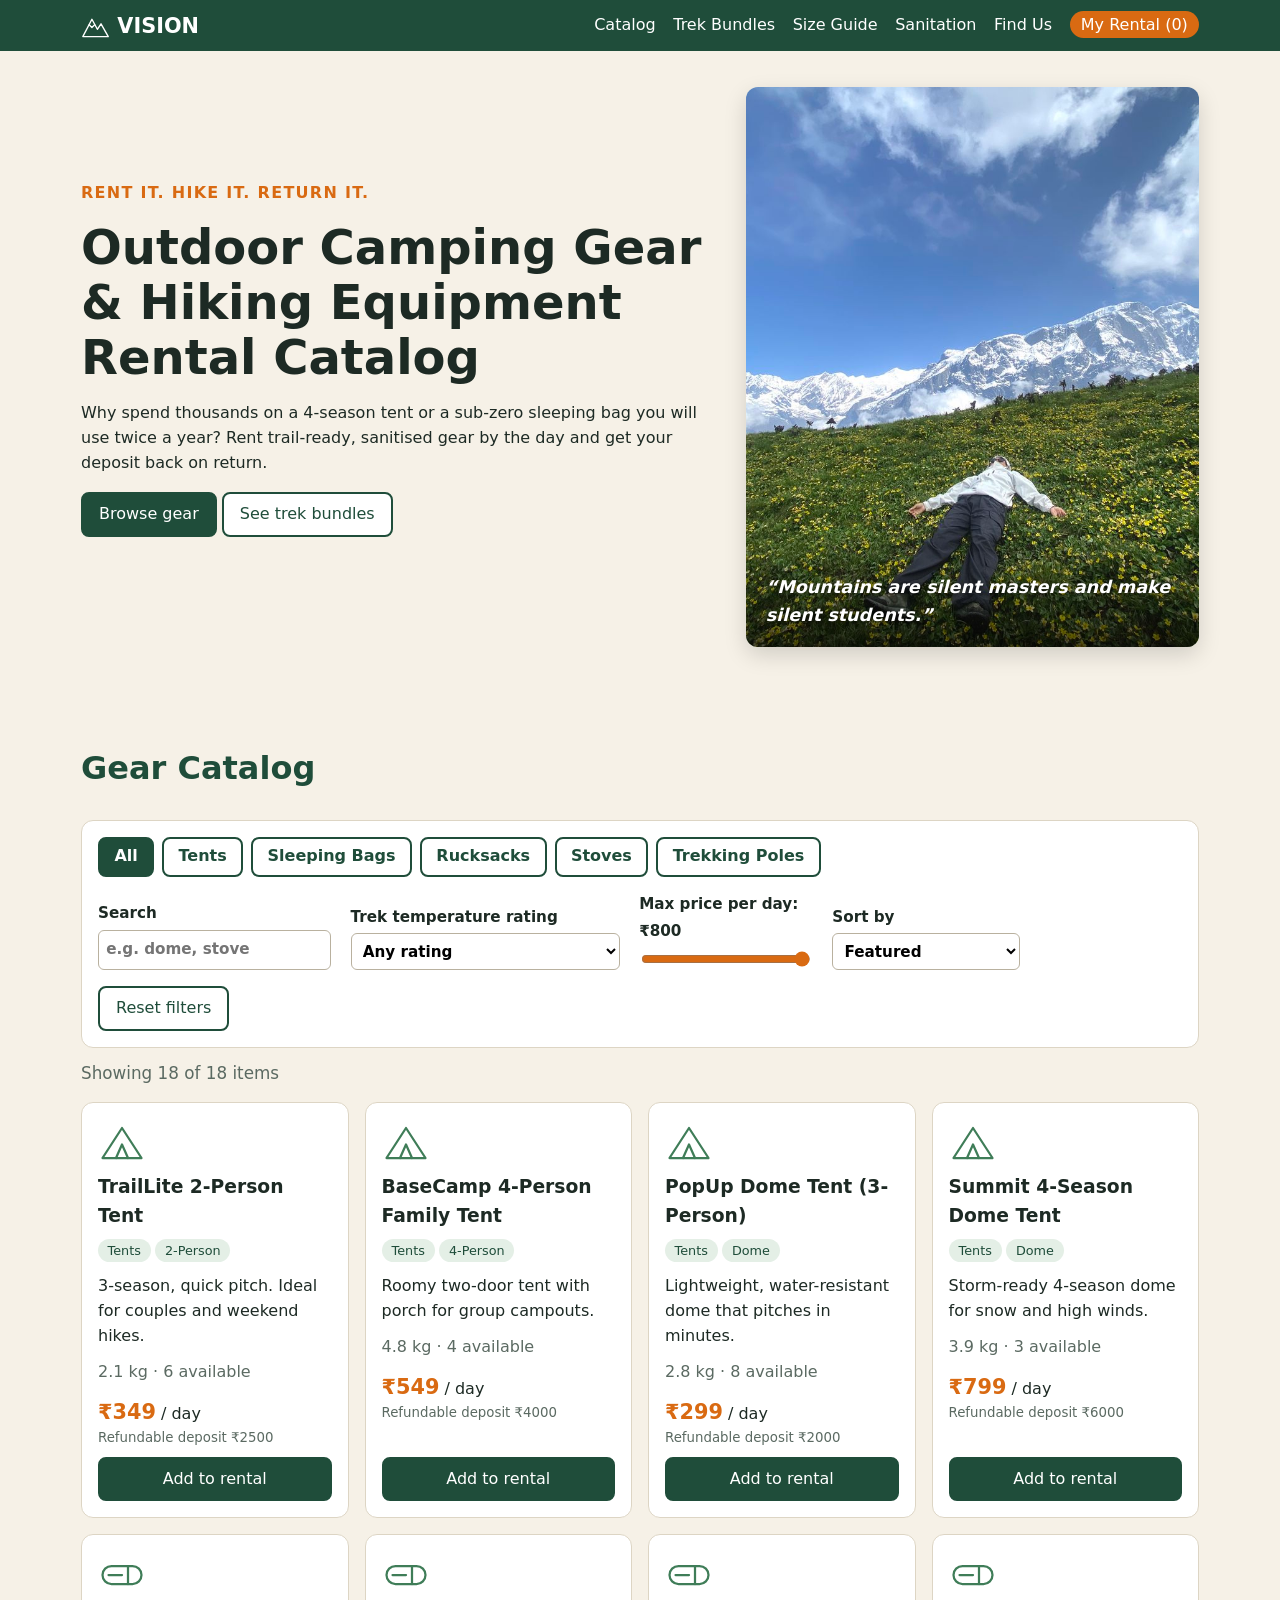
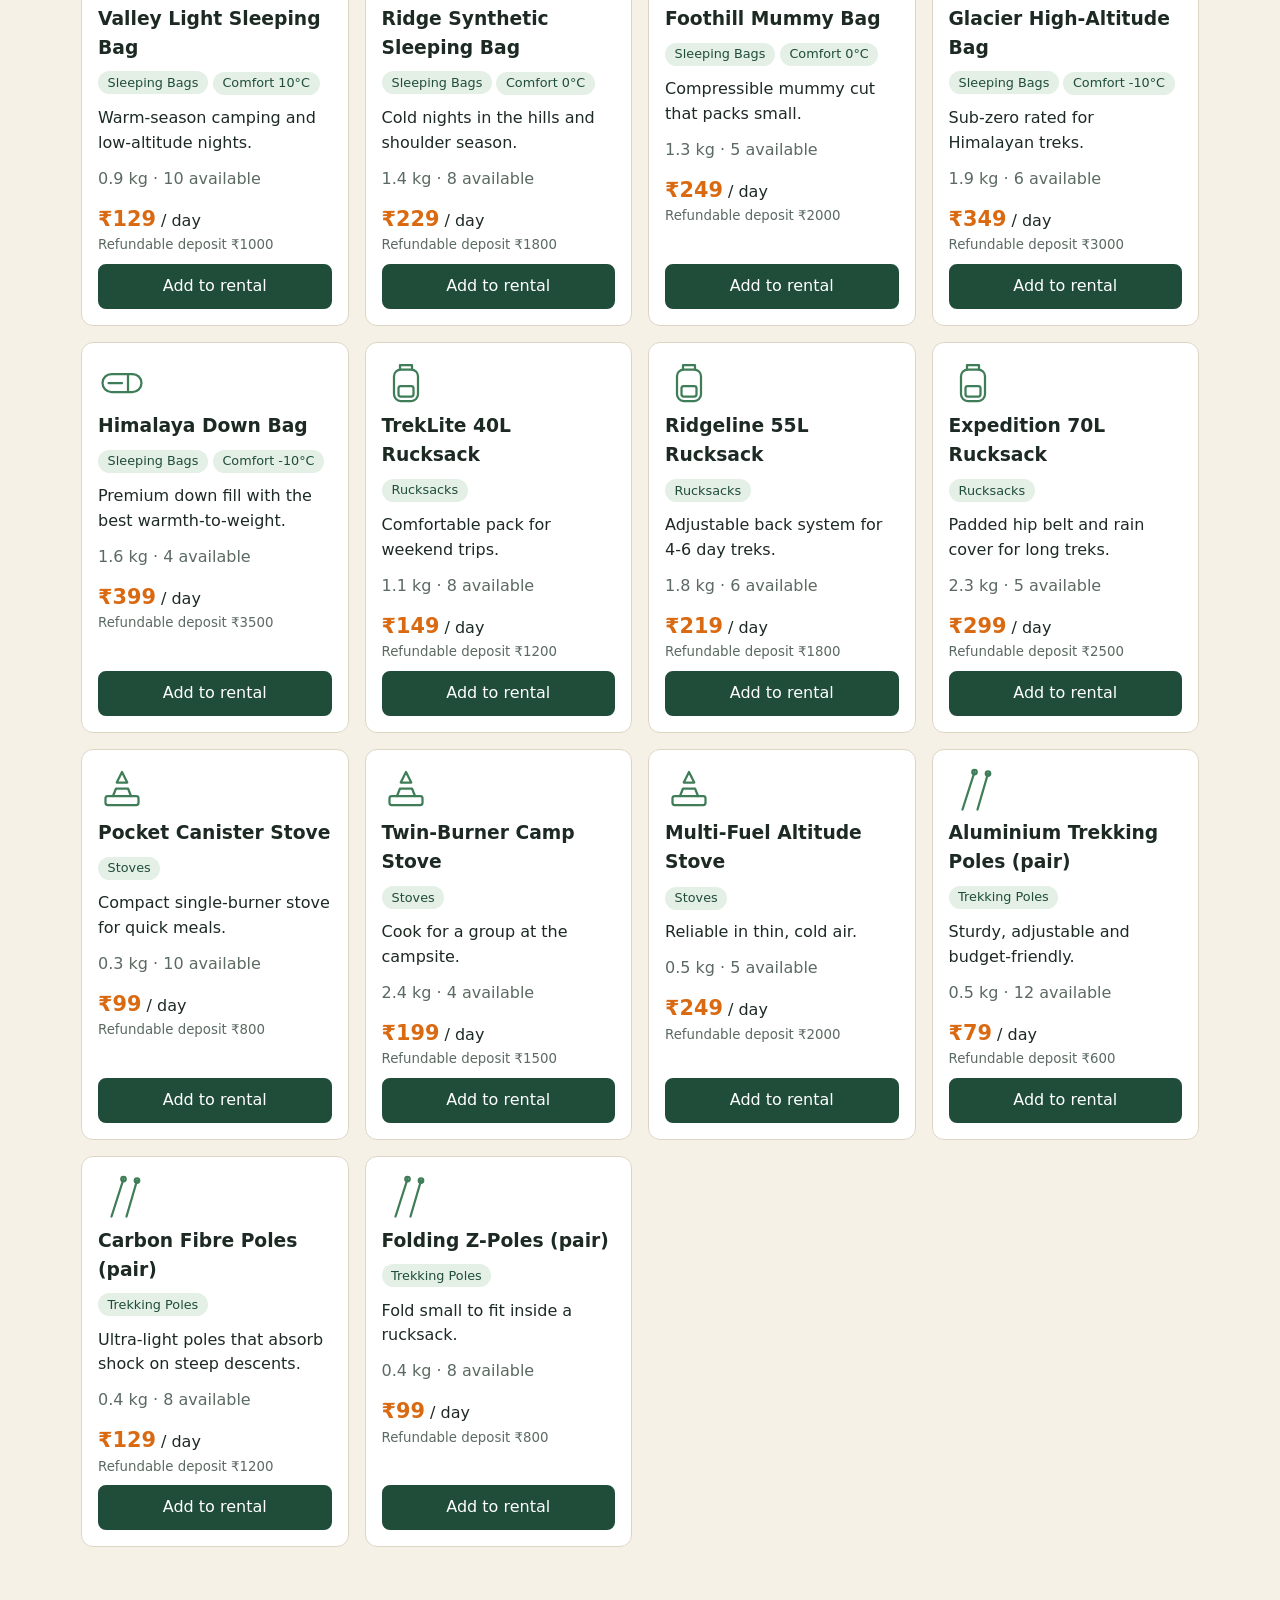
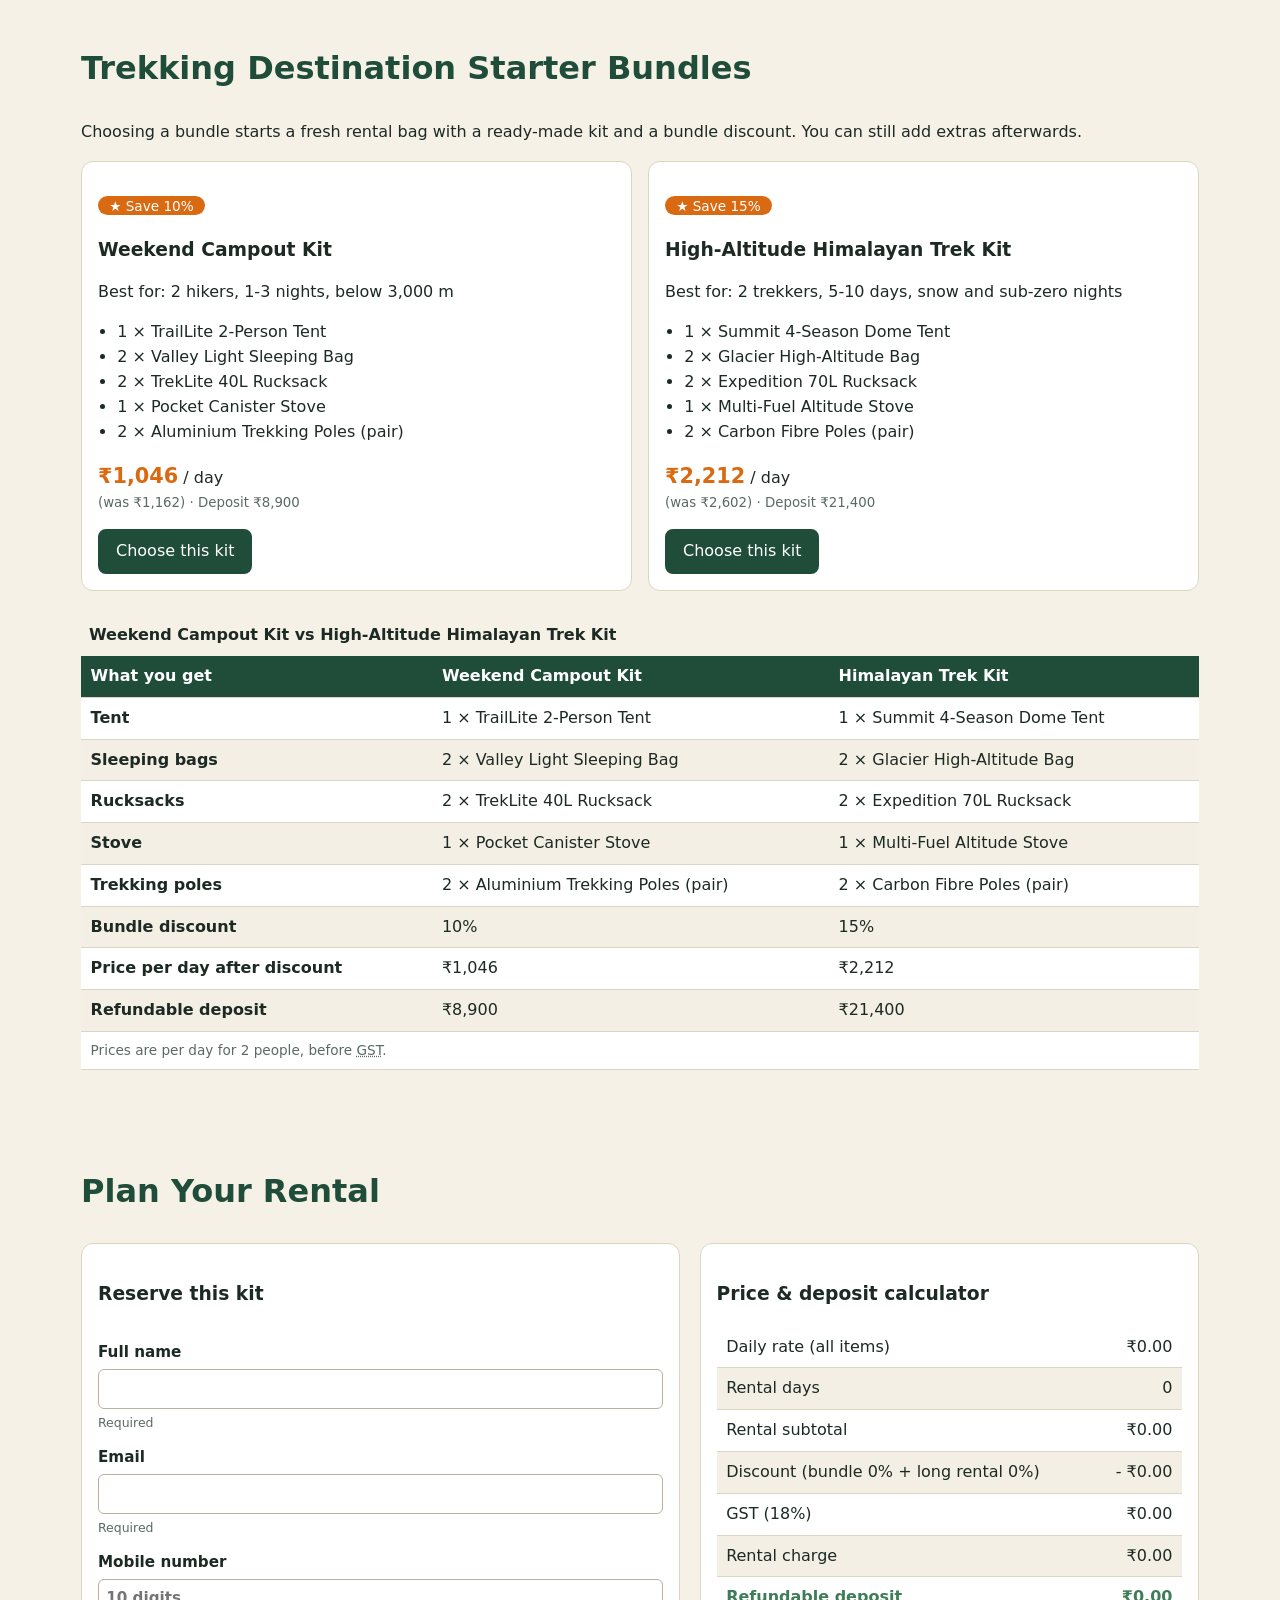
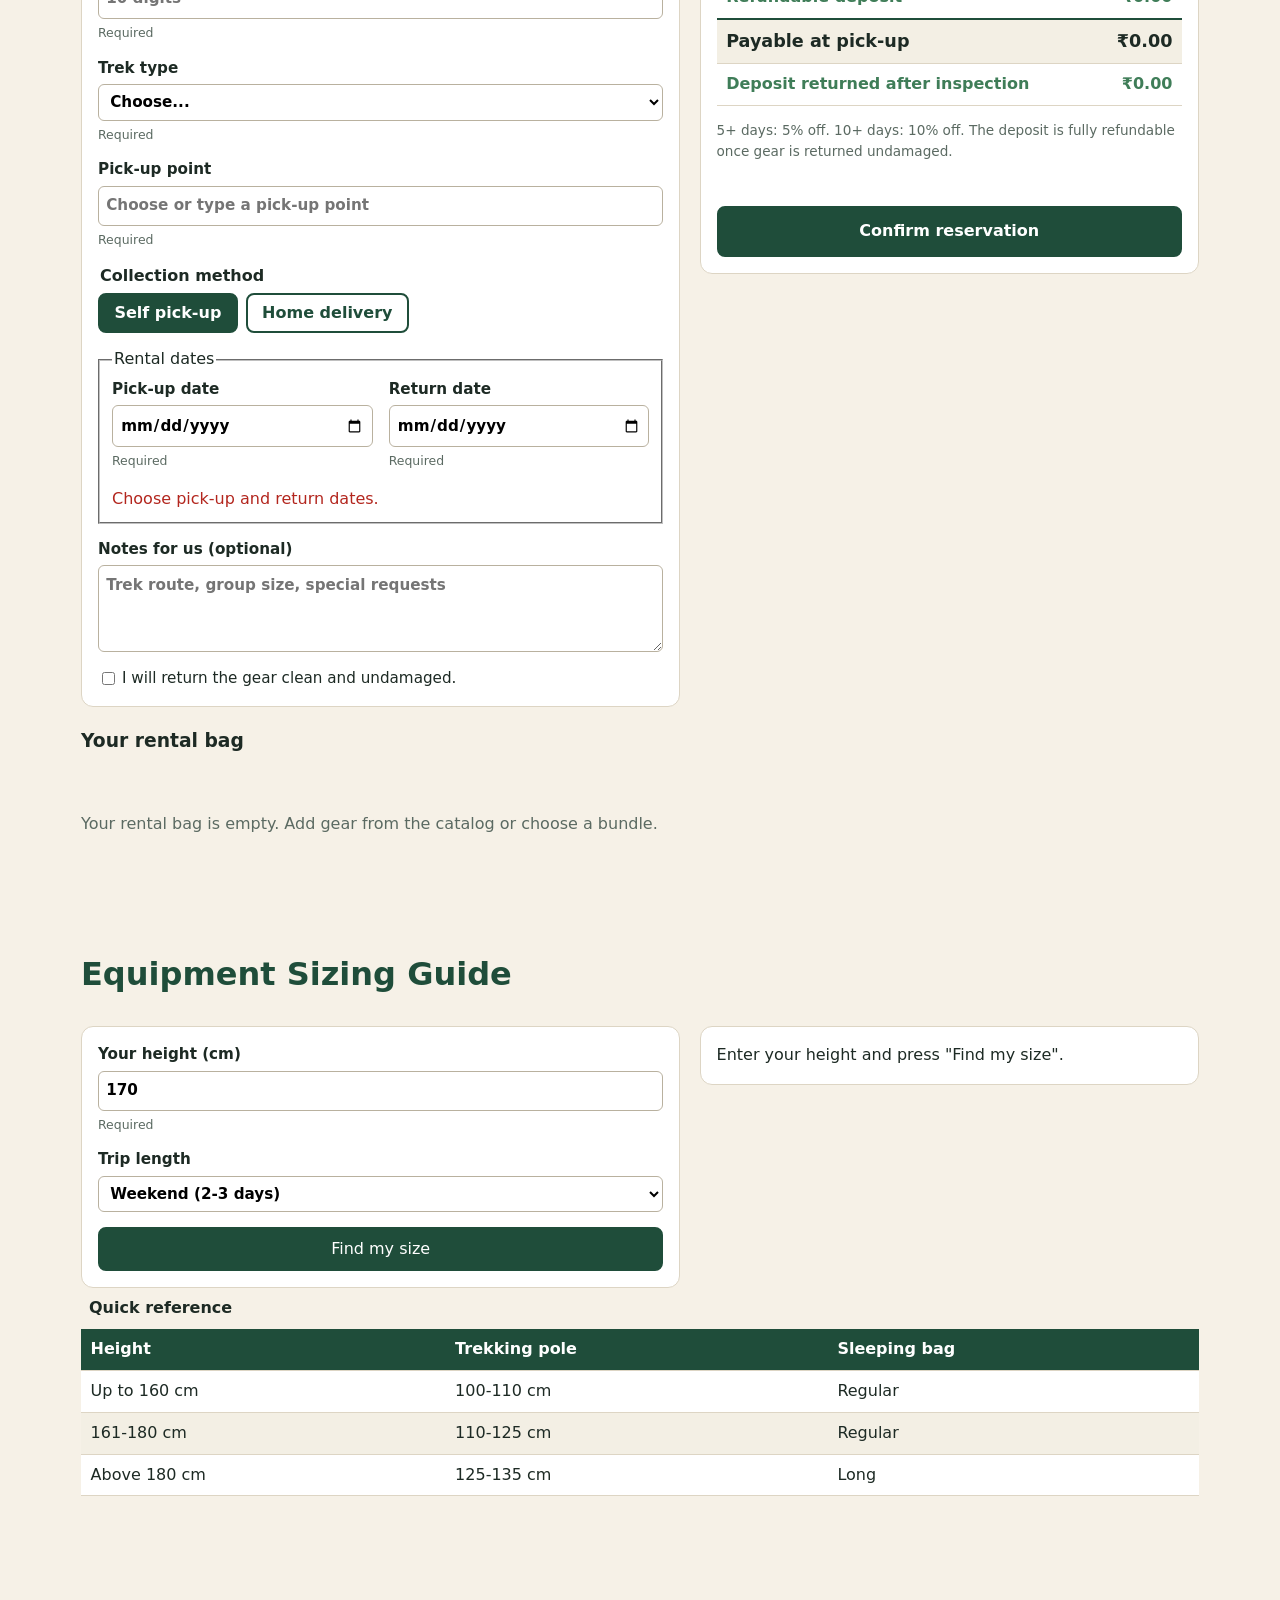
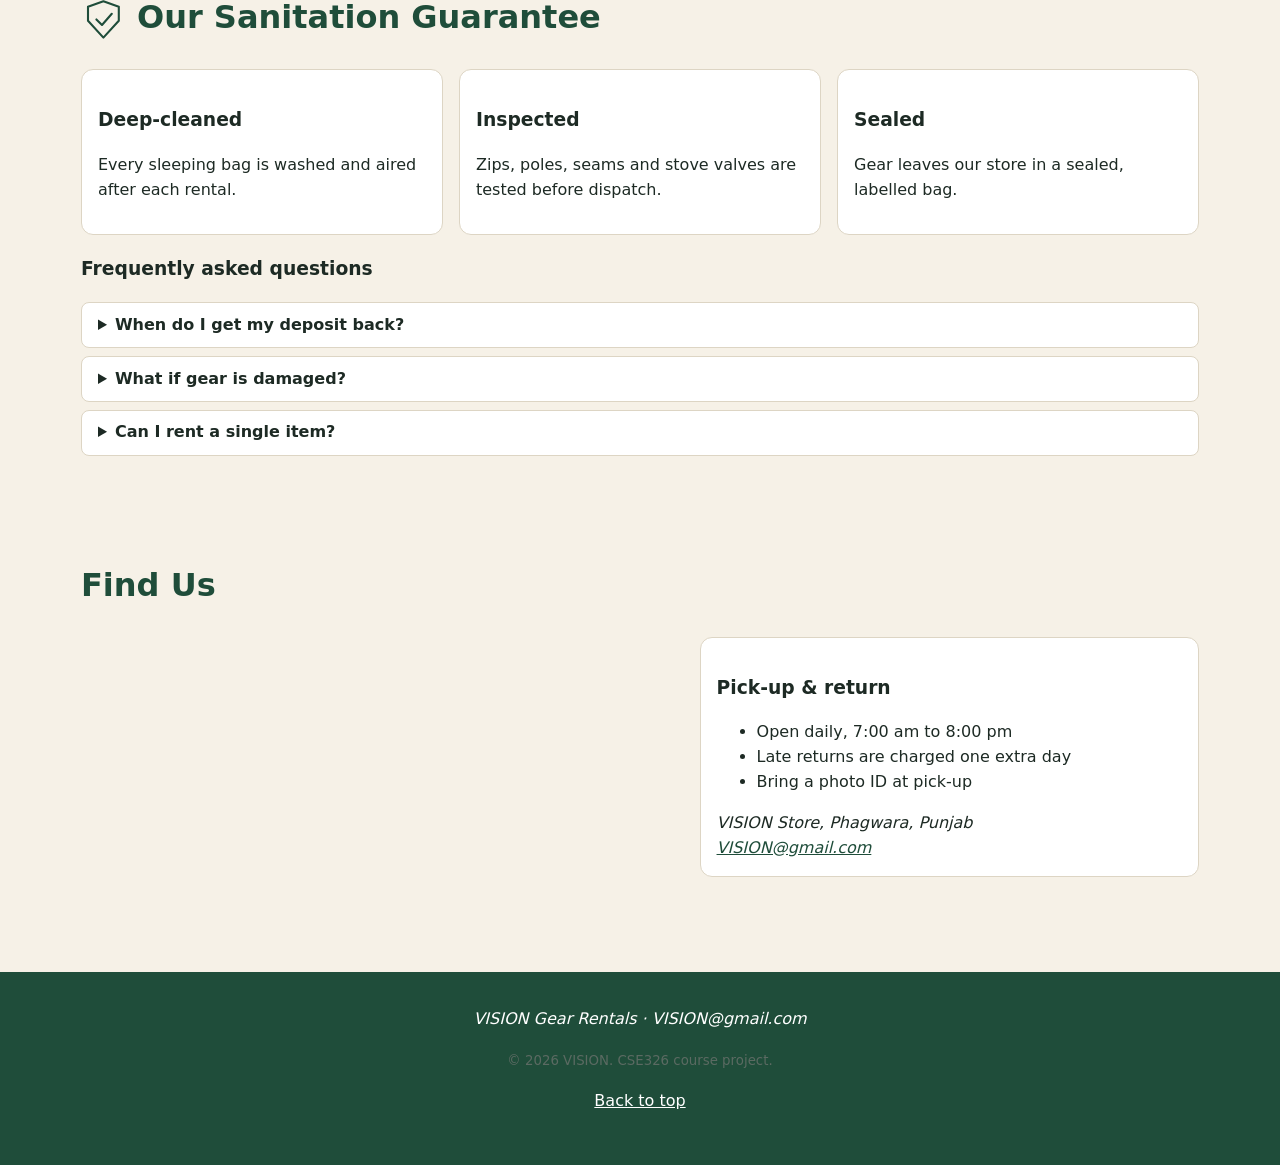
<file: index.html>
<!DOCTYPE html>
<html lang="en">
<head>
  <meta charset="UTF-8">
  <meta name="viewport" content="width=device-width, initial-scale=1.0">
  <meta name="description" content="Rent tents, sleeping bags, rucksacks, stoves and trekking poles by the day.">
  <meta name="keywords" content="camping gear rental, tent rental, sleeping bag rental, trekking poles, hiking equipment, Punjab">
  <meta name="author" content="VISION project team">
  <meta property="og:title" content="VISION | Camping Gear &amp; Hiking Equipment Rental">
  <meta property="og:description" content="Rent tents, sleeping bags, rucksacks, stoves and trekking poles by the day.">
  <meta property="og:type" content="website">
  <link rel="icon" href="data:image/svg+xml,%3Csvg xmlns='http://www.w3.org/2000/svg' viewBox='0 0 64 64'%3E%3Cpolygon points='4,54 24,16 36,38 44,26 60,54' fill='%231f4d3a'/%3E%3C/svg%3E">
  <title>VISION | Camping Gear &amp; Hiking Equipment Rental Catalog</title>
  <link rel="stylesheet" href="./style.css">
</head>
<body id="top">
  <a class="skip" href="#catalog">Skip to catalog</a>

 
  <svg width="0" height="0" style="position:absolute" aria-hidden="true">
    <symbol id="i-tent" viewBox="0 0 64 64"><polygon points="32,12 58,52 6,52"/><polyline points="24,52 32,34 40,52"/></symbol>
    <symbol id="i-bag" viewBox="0 0 64 64"><rect x="6" y="20" width="52" height="24" rx="12"/><line x1="40" y1="20" x2="40" y2="44"/><line x1="14" y1="32" x2="32" y2="32"/></symbol>
    <symbol id="i-pack" viewBox="0 0 64 64"><rect x="16" y="14" width="32" height="42" rx="9"/><rect x="22" y="36" width="20" height="14" rx="3"/><polyline points="24,14 24,8 40,8 40,14"/></symbol>
    <symbol id="i-stove" viewBox="0 0 64 64"><rect x="10" y="40" width="44" height="12" rx="3"/><polyline points="20,40 24,30 40,30 44,40"/><polygon points="32,8 39,22 25,22"/></symbol>
    <symbol id="i-pole" viewBox="0 0 64 64"><line x1="18" y1="58" x2="34" y2="8"/><line x1="38" y1="58" x2="52" y2="10"/><circle cx="34" cy="8" r="3"/><circle cx="52" cy="10" r="3"/></symbol>
    <symbol id="i-mountain" viewBox="0 0 64 64"><polygon points="4,54 24,16 36,38 44,26 60,54"/><polyline points="18,28 24,34 30,28"/></symbol>
    <symbol id="i-shield" viewBox="0 0 64 64"><polygon points="32,6 54,14 54,34 32,58 10,34 10,14"/><polyline points="22,32 30,40 44,24"/></symbol>
  </svg>

  <header class="site-header">
    <div class="bar">
      <a class="brand" href="#top"><svg class="icon" aria-hidden="true"><use href="#i-mountain"></use></svg> VISION</a>
      <nav aria-label="Main navigation">
        <ul>
          <li><a href="#catalog">Catalog</a></li>
          <li><a href="#bundles">Trek Bundles</a></li>
          <li><a href="#size-guide">Size Guide</a></li>
          <li><a href="#sanitation">Sanitation</a></li>
          <li><a href="#find-us">Find Us</a></li>
          <li><a class="cart-link" href="#planner">My Rental (<span id="cart-count">0</span>)</a></li>
        </ul>
      </nav>
    </div>
  </header>

  <main>
    <section class="hero">
      <div>
        <p class="eyebrow">Rent it. Hike it. Return it.</p>
        <h1>Outdoor Camping Gear &amp; Hiking Equipment Rental Catalog</h1>
        <p>Why spend thousands on a 4-season tent or a sub-zero sleeping bag you will use twice a year? Rent trail-ready, sanitised gear by the day and get your deposit back on return.</p>
        <p class="cta"><a class="btn" href="#catalog">Browse gear</a> <a class="btn btn-alt" href="#bundles">See trek bundles</a></p>
      </div>
      <figure>
        <img class="hero-img" src="./trek.jpg" alt="A trekker resting on a flower-covered meadow below snow-capped Himalayan peaks" width="736" height="900">
        <figcaption>&ldquo;Mountains are silent masters and make silent students.&rdquo;</figcaption>
      </figure>
    </section>

    <section id="catalog" aria-labelledby="catalog-h">
      <h2 id="catalog-h">Gear Catalog</h2>
      <div class="filters card" role="search" aria-label="Catalog filters">
       
        <div class="chips" role="group" aria-label="Gear category">
          <button type="button" class="chip active" data-cat="All" aria-pressed="true" onclick="setCategory('All')">All</button>
          <button type="button" class="chip" data-cat="Tents" aria-pressed="false" onclick="setCategory('Tents')">Tents</button>
          <button type="button" class="chip" data-cat="Sleeping Bags" aria-pressed="false" onclick="setCategory('Sleeping Bags')">Sleeping Bags</button>
          <button type="button" class="chip" data-cat="Rucksacks" aria-pressed="false" onclick="setCategory('Rucksacks')">Rucksacks</button>
          <button type="button" class="chip" data-cat="Stoves" aria-pressed="false" onclick="setCategory('Stoves')">Stoves</button>
          <button type="button" class="chip" data-cat="Trekking Poles" aria-pressed="false" onclick="setCategory('Trekking Poles')">Trekking Poles</button>
        </div>
        <div class="filter-row">
          <label for="f-search">Search
            <input type="search" id="f-search" placeholder="e.g. dome, stove" oninput="applyFilters()">
          </label>
          <label for="f-tent" id="tent-wrap">Tent type
            <select id="f-tent" onchange="applyFilters()">
              <option value="">All tents</option>
              <option value="2-Person">2-Person</option>
              <option value="4-Person">4-Person</option>
              <option value="Dome">Dome</option>
            </select>
          </label>
          <label for="f-temp">Trek temperature rating
            <select id="f-temp" onchange="applyFilters()">
              <option value="">Any rating</option>
              <option value="10">10°C summer / low altitude</option>
              <option value="0">0°C cold hills</option>
              <option value="-10">-10°C high altitude</option>
            </select>
          </label>
          <label for="f-price">Max price per day: <output id="f-price-out" for="f-price">₹800</output>
            <input type="range" id="f-price" min="50" max="800" step="10" value="800" oninput="applyFilters()">
          </label>
          <label for="f-sort">Sort by
            <select id="f-sort" onchange="applyFilters()">
              <option value="featured">Featured</option>
              <option value="price-low">Price: low to high</option>
              <option value="price-high">Price: high to low</option>
              <option value="name">Name: A to Z</option>
            </select>
          </label>
        </div>
        <button type="button" class="btn btn-alt" onclick="resetFilters()">Reset filters</button>
      </div>
      <p id="result-count" class="meta" aria-live="polite"></p>
      <p id="no-results" class="empty" hidden>No gear matches these filters. Try a different category or press Reset filters.</p>
      <div id="catalog-grid" class="grid">
        <article class="card gear" data-name="TrailLite 2-Person Tent" data-stock="6" data-cat="Tents" data-type="2-Person" data-temp="none" data-price="349">
          <svg class="icon" aria-hidden="true"><use href="#i-tent"></use></svg>
          <h3>TrailLite 2-Person Tent</h3>
          <p class="tags"><span>Tents</span><span>2-Person</span></p>
          <p>3-season, quick pitch. Ideal for couples and weekend hikes.</p>
          <p class="meta">2.1 kg &middot; 6 available</p>
          <p class="price"><strong>₹349</strong> / day <small>Refundable deposit ₹2500</small></p>
          <button type="button" class="btn add-btn" onclick="addToCart('TrailLite 2-Person Tent', 349, 2500, 6)">Add to rental</button>
        </article>
        <article class="card gear" data-name="BaseCamp 4-Person Family Tent" data-stock="4" data-cat="Tents" data-type="4-Person" data-temp="none" data-price="549">
          <svg class="icon" aria-hidden="true"><use href="#i-tent"></use></svg>
          <h3>BaseCamp 4-Person Family Tent</h3>
          <p class="tags"><span>Tents</span><span>4-Person</span></p>
          <p>Roomy two-door tent with porch for group campouts.</p>
          <p class="meta">4.8 kg &middot; 4 available</p>
          <p class="price"><strong>₹549</strong> / day <small>Refundable deposit ₹4000</small></p>
          <button type="button" class="btn add-btn" onclick="addToCart('BaseCamp 4-Person Family Tent', 549, 4000, 4)">Add to rental</button>
        </article>
        <article class="card gear" data-name="PopUp Dome Tent (3-Person)" data-stock="8" data-cat="Tents" data-type="Dome" data-temp="none" data-price="299">
          <svg class="icon" aria-hidden="true"><use href="#i-tent"></use></svg>
          <h3>PopUp Dome Tent (3-Person)</h3>
          <p class="tags"><span>Tents</span><span>Dome</span></p>
          <p>Lightweight, water-resistant dome that pitches in minutes.</p>
          <p class="meta">2.8 kg &middot; 8 available</p>
          <p class="price"><strong>₹299</strong> / day <small>Refundable deposit ₹2000</small></p>
          <button type="button" class="btn add-btn" onclick="addToCart('PopUp Dome Tent (3-Person)', 299, 2000, 8)">Add to rental</button>
        </article>
        <article class="card gear" data-name="Summit 4-Season Dome Tent" data-stock="3" data-cat="Tents" data-type="Dome" data-temp="none" data-price="799">
          <svg class="icon" aria-hidden="true"><use href="#i-tent"></use></svg>
          <h3>Summit 4-Season Dome Tent</h3>
          <p class="tags"><span>Tents</span><span>Dome</span></p>
          <p>Storm-ready 4-season dome for snow and high winds.</p>
          <p class="meta">3.9 kg &middot; 3 available</p>
          <p class="price"><strong>₹799</strong> / day <small>Refundable deposit ₹6000</small></p>
          <button type="button" class="btn add-btn" onclick="addToCart('Summit 4-Season Dome Tent', 799, 6000, 3)">Add to rental</button>
        </article>
        <article class="card gear" data-name="Valley Light Sleeping Bag" data-stock="10" data-cat="Sleeping Bags" data-type="" data-temp="10" data-price="129">
          <svg class="icon" aria-hidden="true"><use href="#i-bag"></use></svg>
          <h3>Valley Light Sleeping Bag</h3>
          <p class="tags"><span>Sleeping Bags</span><span>Comfort 10°C</span></p>
          <p>Warm-season camping and low-altitude nights.</p>
          <p class="meta">0.9 kg &middot; 10 available</p>
          <p class="price"><strong>₹129</strong> / day <small>Refundable deposit ₹1000</small></p>
          <button type="button" class="btn add-btn" onclick="addToCart('Valley Light Sleeping Bag', 129, 1000, 10)">Add to rental</button>
        </article>
        <article class="card gear" data-name="Ridge Synthetic Sleeping Bag" data-stock="8" data-cat="Sleeping Bags" data-type="" data-temp="0" data-price="229">
          <svg class="icon" aria-hidden="true"><use href="#i-bag"></use></svg>
          <h3>Ridge Synthetic Sleeping Bag</h3>
          <p class="tags"><span>Sleeping Bags</span><span>Comfort 0°C</span></p>
          <p>Cold nights in the hills and shoulder season.</p>
          <p class="meta">1.4 kg &middot; 8 available</p>
          <p class="price"><strong>₹229</strong> / day <small>Refundable deposit ₹1800</small></p>
          <button type="button" class="btn add-btn" onclick="addToCart('Ridge Synthetic Sleeping Bag', 229, 1800, 8)">Add to rental</button>
        </article>
        <article class="card gear" data-name="Foothill Mummy Bag" data-stock="5" data-cat="Sleeping Bags" data-type="" data-temp="0" data-price="249">
          <svg class="icon" aria-hidden="true"><use href="#i-bag"></use></svg>
          <h3>Foothill Mummy Bag</h3>
          <p class="tags"><span>Sleeping Bags</span><span>Comfort 0°C</span></p>
          <p>Compressible mummy cut that packs small.</p>
          <p class="meta">1.3 kg &middot; 5 available</p>
          <p class="price"><strong>₹249</strong> / day <small>Refundable deposit ₹2000</small></p>
          <button type="button" class="btn add-btn" onclick="addToCart('Foothill Mummy Bag', 249, 2000, 5)">Add to rental</button>
        </article>
        <article class="card gear" data-name="Glacier High-Altitude Bag" data-stock="6" data-cat="Sleeping Bags" data-type="" data-temp="-10" data-price="349">
          <svg class="icon" aria-hidden="true"><use href="#i-bag"></use></svg>
          <h3>Glacier High-Altitude Bag</h3>
          <p class="tags"><span>Sleeping Bags</span><span>Comfort -10°C</span></p>
          <p>Sub-zero rated for Himalayan treks.</p>
          <p class="meta">1.9 kg &middot; 6 available</p>
          <p class="price"><strong>₹349</strong> / day <small>Refundable deposit ₹3000</small></p>
          <button type="button" class="btn add-btn" onclick="addToCart('Glacier High-Altitude Bag', 349, 3000, 6)">Add to rental</button>
        </article>
        <article class="card gear" data-name="Himalaya Down Bag" data-stock="4" data-cat="Sleeping Bags" data-type="" data-temp="-10" data-price="399">
          <svg class="icon" aria-hidden="true"><use href="#i-bag"></use></svg>
          <h3>Himalaya Down Bag</h3>
          <p class="tags"><span>Sleeping Bags</span><span>Comfort -10°C</span></p>
          <p>Premium down fill with the best warmth-to-weight.</p>
          <p class="meta">1.6 kg &middot; 4 available</p>
          <p class="price"><strong>₹399</strong> / day <small>Refundable deposit ₹3500</small></p>
          <button type="button" class="btn add-btn" onclick="addToCart('Himalaya Down Bag', 399, 3500, 4)">Add to rental</button>
        </article>
        <article class="card gear" data-name="TrekLite 40L Rucksack" data-stock="8" data-cat="Rucksacks" data-type="" data-temp="none" data-price="149">
          <svg class="icon" aria-hidden="true"><use href="#i-pack"></use></svg>
          <h3>TrekLite 40L Rucksack</h3>
          <p class="tags"><span>Rucksacks</span></p>
          <p>Comfortable pack for weekend trips.</p>
          <p class="meta">1.1 kg &middot; 8 available</p>
          <p class="price"><strong>₹149</strong> / day <small>Refundable deposit ₹1200</small></p>
          <button type="button" class="btn add-btn" onclick="addToCart('TrekLite 40L Rucksack', 149, 1200, 8)">Add to rental</button>
        </article>
        <article class="card gear" data-name="Ridgeline 55L Rucksack" data-stock="6" data-cat="Rucksacks" data-type="" data-temp="none" data-price="219">
          <svg class="icon" aria-hidden="true"><use href="#i-pack"></use></svg>
          <h3>Ridgeline 55L Rucksack</h3>
          <p class="tags"><span>Rucksacks</span></p>
          <p>Adjustable back system for 4-6 day treks.</p>
          <p class="meta">1.8 kg &middot; 6 available</p>
          <p class="price"><strong>₹219</strong> / day <small>Refundable deposit ₹1800</small></p>
          <button type="button" class="btn add-btn" onclick="addToCart('Ridgeline 55L Rucksack', 219, 1800, 6)">Add to rental</button>
        </article>
        <article class="card gear" data-name="Expedition 70L Rucksack" data-stock="5" data-cat="Rucksacks" data-type="" data-temp="none" data-price="299">
          <svg class="icon" aria-hidden="true"><use href="#i-pack"></use></svg>
          <h3>Expedition 70L Rucksack</h3>
          <p class="tags"><span>Rucksacks</span></p>
          <p>Padded hip belt and rain cover for long treks.</p>
          <p class="meta">2.3 kg &middot; 5 available</p>
          <p class="price"><strong>₹299</strong> / day <small>Refundable deposit ₹2500</small></p>
          <button type="button" class="btn add-btn" onclick="addToCart('Expedition 70L Rucksack', 299, 2500, 5)">Add to rental</button>
        </article>
        <article class="card gear" data-name="Pocket Canister Stove" data-stock="10" data-cat="Stoves" data-type="" data-temp="none" data-price="99">
          <svg class="icon" aria-hidden="true"><use href="#i-stove"></use></svg>
          <h3>Pocket Canister Stove</h3>
          <p class="tags"><span>Stoves</span></p>
          <p>Compact single-burner stove for quick meals.</p>
          <p class="meta">0.3 kg &middot; 10 available</p>
          <p class="price"><strong>₹99</strong> / day <small>Refundable deposit ₹800</small></p>
          <button type="button" class="btn add-btn" onclick="addToCart('Pocket Canister Stove', 99, 800, 10)">Add to rental</button>
        </article>
        <article class="card gear" data-name="Twin-Burner Camp Stove" data-stock="4" data-cat="Stoves" data-type="" data-temp="none" data-price="199">
          <svg class="icon" aria-hidden="true"><use href="#i-stove"></use></svg>
          <h3>Twin-Burner Camp Stove</h3>
          <p class="tags"><span>Stoves</span></p>
          <p>Cook for a group at the campsite.</p>
          <p class="meta">2.4 kg &middot; 4 available</p>
          <p class="price"><strong>₹199</strong> / day <small>Refundable deposit ₹1500</small></p>
          <button type="button" class="btn add-btn" onclick="addToCart('Twin-Burner Camp Stove', 199, 1500, 4)">Add to rental</button>
        </article>
        <article class="card gear" data-name="Multi-Fuel Altitude Stove" data-stock="5" data-cat="Stoves" data-type="" data-temp="none" data-price="249">
          <svg class="icon" aria-hidden="true"><use href="#i-stove"></use></svg>
          <h3>Multi-Fuel Altitude Stove</h3>
          <p class="tags"><span>Stoves</span></p>
          <p>Reliable in thin, cold air.</p>
          <p class="meta">0.5 kg &middot; 5 available</p>
          <p class="price"><strong>₹249</strong> / day <small>Refundable deposit ₹2000</small></p>
          <button type="button" class="btn add-btn" onclick="addToCart('Multi-Fuel Altitude Stove', 249, 2000, 5)">Add to rental</button>
        </article>
        <article class="card gear" data-name="Aluminium Trekking Poles (pair)" data-stock="12" data-cat="Trekking Poles" data-type="" data-temp="none" data-price="79">
          <svg class="icon" aria-hidden="true"><use href="#i-pole"></use></svg>
          <h3>Aluminium Trekking Poles (pair)</h3>
          <p class="tags"><span>Trekking Poles</span></p>
          <p>Sturdy, adjustable and budget-friendly.</p>
          <p class="meta">0.5 kg &middot; 12 available</p>
          <p class="price"><strong>₹79</strong> / day <small>Refundable deposit ₹600</small></p>
          <button type="button" class="btn add-btn" onclick="addToCart('Aluminium Trekking Poles (pair)', 79, 600, 12)">Add to rental</button>
        </article>
        <article class="card gear" data-name="Carbon Fibre Poles (pair)" data-stock="8" data-cat="Trekking Poles" data-type="" data-temp="none" data-price="129">
          <svg class="icon" aria-hidden="true"><use href="#i-pole"></use></svg>
          <h3>Carbon Fibre Poles (pair)</h3>
          <p class="tags"><span>Trekking Poles</span></p>
          <p>Ultra-light poles that absorb shock on steep descents.</p>
          <p class="meta">0.4 kg &middot; 8 available</p>
          <p class="price"><strong>₹129</strong> / day <small>Refundable deposit ₹1200</small></p>
          <button type="button" class="btn add-btn" onclick="addToCart('Carbon Fibre Poles (pair)', 129, 1200, 8)">Add to rental</button>
        </article>
        <article class="card gear" data-name="Folding Z-Poles (pair)" data-stock="8" data-cat="Trekking Poles" data-type="" data-temp="none" data-price="99">
          <svg class="icon" aria-hidden="true"><use href="#i-pole"></use></svg>
          <h3>Folding Z-Poles (pair)</h3>
          <p class="tags"><span>Trekking Poles</span></p>
          <p>Fold small to fit inside a rucksack.</p>
          <p class="meta">0.4 kg &middot; 8 available</p>
          <p class="price"><strong>₹99</strong> / day <small>Refundable deposit ₹800</small></p>
          <button type="button" class="btn add-btn" onclick="addToCart('Folding Z-Poles (pair)', 99, 800, 8)">Add to rental</button>
        </article>
      </div>
    </section>

    <section id="bundles" aria-labelledby="bundles-h">
      <h2 id="bundles-h">Trekking Destination Starter Bundles</h2>
      <p>Choosing a bundle starts a fresh rental bag with a ready-made kit and a bundle discount. You can still add extras afterwards.</p>
      <div id="bundle-grid" class="grid two">
        <article class="card bundle">
          <p><span class="badge">Save 10%</span></p>
          <h3>Weekend Campout Kit</h3>
          <p>Best for: 2 hikers, 1-3 nights, below 3,000 m</p>
          <ul>
          <li>1 &times; TrailLite 2-Person Tent</li>
          <li>2 &times; Valley Light Sleeping Bag</li>
          <li>2 &times; TrekLite 40L Rucksack</li>
          <li>1 &times; Pocket Canister Stove</li>
          <li>2 &times; Aluminium Trekking Poles (pair)</li>
          </ul>
          <p class="price"><strong>₹1,046</strong> / day <small>(was ₹1,162) &middot; Deposit ₹8,900</small></p>
          <button type="button" class="btn bundle-btn" data-bundle="weekend" onclick="addBundle('weekend')">Choose this kit</button>
        </article>
        <article class="card bundle">
          <p><span class="badge">Save 15%</span></p>
          <h3>High-Altitude Himalayan Trek Kit</h3>
          <p>Best for: 2 trekkers, 5-10 days, snow and sub-zero nights</p>
          <ul>
          <li>1 &times; Summit 4-Season Dome Tent</li>
          <li>2 &times; Glacier High-Altitude Bag</li>
          <li>2 &times; Expedition 70L Rucksack</li>
          <li>1 &times; Multi-Fuel Altitude Stove</li>
          <li>2 &times; Carbon Fibre Poles (pair)</li>
          </ul>
          <p class="price"><strong>₹2,212</strong> / day <small>(was ₹2,602) &middot; Deposit ₹21,400</small></p>
          <button type="button" class="btn bundle-btn" data-bundle="himalayan" onclick="addBundle('himalayan')">Choose this kit</button>
        </article>
      </div>
      <table class="compare">
        <caption>Weekend Campout Kit vs High-Altitude Himalayan Trek Kit</caption>
        <thead><tr><th scope="col">What you get</th><th scope="col">Weekend Campout Kit</th><th scope="col">Himalayan Trek Kit</th></tr></thead>
        <tbody>
          <tr><th scope="row">Tent</th><td>1 &times; TrailLite 2-Person Tent</td><td>1 &times; Summit 4-Season Dome Tent</td></tr>
          <tr><th scope="row">Sleeping bags</th><td>2 &times; Valley Light Sleeping Bag</td><td>2 &times; Glacier High-Altitude Bag</td></tr>
          <tr><th scope="row">Rucksacks</th><td>2 &times; TrekLite 40L Rucksack</td><td>2 &times; Expedition 70L Rucksack</td></tr>
          <tr><th scope="row">Stove</th><td>1 &times; Pocket Canister Stove</td><td>1 &times; Multi-Fuel Altitude Stove</td></tr>
          <tr><th scope="row">Trekking poles</th><td>2 &times; Aluminium Trekking Poles (pair)</td><td>2 &times; Carbon Fibre Poles (pair)</td></tr>
          <tr><th scope="row">Bundle discount</th><td>10%</td><td>15%</td></tr>
          <tr><th scope="row">Price per day after discount</th><td>₹1,046</td><td>₹2,212</td></tr>
          <tr><th scope="row">Refundable deposit</th><td>₹8,900</td><td>₹21,400</td></tr>
        </tbody>
        <tfoot><tr><td colspan="3">Prices are per day for 2 people, before <abbr title="Goods and Services Tax">GST</abbr>.</td></tr></tfoot>
      </table>
    </section>

    <section id="planner" aria-labelledby="planner-h">
      <h2 id="planner-h">Plan Your Rental</h2>
      <div class="two-col">
        <div>
          <form id="booking-form" class="card form" onsubmit="return bookNow()">
            <h3>Reserve this kit</h3>
            <label>Full name <input id="name" required minlength="3" autocomplete="name"></label>
            <label>Email <input type="email" id="email" required autocomplete="email"></label>
            <label>Mobile number <input type="tel" id="phone" required pattern="[6-9][0-9]{9}" title="10-digit Indian mobile number" placeholder="10 digits"></label>
            <label>Trek type
              <select id="trek" required>
                <option value="">Choose...</option><option>Weekend camping</option><option>Day-hike base camp</option><option>High-altitude trek</option>
              </select>
            </label>
            <label>Pick-up point
              <input id="pickup" list="pickup-list" required placeholder="Choose or type a pick-up point">
              <datalist id="pickup-list"><option value="VISION Store, Phagwara"><option value="Jalandhar City Counter"><option value="Ludhiana Hub"><option value="Chandigarh Hub"></datalist>
            </label>
            <fieldset class="chips">
              <legend>Collection method</legend>
              <input type="radio" name="collect" id="col-self" value="Self pick-up" checked><label class="chip" for="col-self">Self pick-up</label>
              <input type="radio" name="collect" id="col-home" value="Home delivery"><label class="chip" for="col-home">Home delivery</label>
            </fieldset>
            <fieldset class="dates">
              <legend>Rental dates</legend>
              <label>Pick-up date <input type="date" id="start-date" required onchange="showCart()"></label>
              <label>Return date <input type="date" id="end-date" required onchange="showCart()"></label>
              <p id="date-msg" class="msg" role="status"></p>
            </fieldset>
            <label>Notes for us (optional)
              <textarea id="notes" rows="3" maxlength="200" placeholder="Trek route, group size, special requests"></textarea>
            </label>
            <label class="check"><input type="checkbox" id="agree" required> I will return the gear clean and undamaged.</label>
          </form>
          <h3>Your rental bag</h3>
          <p id="cart-msg" class="msg" role="status"></p>
          <div id="cart-list"></div>
        </div>
        <aside class="card bill" aria-label="Price and deposit summary">
          <h3>Price &amp; deposit calculator</h3>
          <table><caption class="sr">Rental cost breakdown</caption><tbody id="bill-body"></tbody></table>
          <p class="note">5+ days: 5% off. 10+ days: 10% off. The deposit is fully refundable once gear is returned undamaged.</p>
          <p id="form-msg" class="msg" role="alert"></p>
         
          <button class="btn btn-pay" type="submit" form="booking-form">Confirm reservation</button>
        </aside>
      </div>
    </section>

    <section id="size-guide" aria-labelledby="size-h">
      <h2 id="size-h">Equipment Sizing Guide</h2>
      <div class="two-col">
        <form id="size-form" class="card form" onsubmit="return findSize()">
          <label>Your height (cm) <input type="number" id="height" min="120" max="220" value="170" required></label>
          <label>Trip length
            <select id="trip">
              <option value="day">Day hike</option><option value="weekend" selected>Weekend (2-3 days)</option>
              <option value="week">About a week</option><option value="trek">Long trek (8+ days)</option>
            </select>
          </label>
          <button class="btn" type="submit">Find my size</button>
        </form>
        <div id="size-result" class="card" role="status">Enter your height and press "Find my size".</div>
      </div>
      <table>
        <caption>Quick reference</caption>
        <thead><tr><th scope="col">Height</th><th scope="col">Trekking pole</th><th scope="col">Sleeping bag</th></tr></thead>
        <tbody>
          <tr><td>Up to 160 cm</td><td>100-110 cm</td><td>Regular</td></tr>
          <tr><td>161-180 cm</td><td>110-125 cm</td><td>Regular</td></tr>
          <tr><td>Above 180 cm</td><td>125-135 cm</td><td>Long</td></tr>
        </tbody>
      </table>
    </section>

    <section id="sanitation" aria-labelledby="san-h">
      <h2 id="san-h"><svg class="icon" aria-hidden="true"><use href="#i-shield"></use></svg> Our Sanitation Guarantee</h2>
      <div class="grid">
        <article class="card"><h3>Deep-cleaned</h3><p>Every sleeping bag is washed and aired after each rental.</p></article>
        <article class="card"><h3>Inspected</h3><p>Zips, poles, seams and stove valves are tested before dispatch.</p></article>
        <article class="card"><h3>Sealed</h3><p>Gear leaves our store in a sealed, labelled bag.</p></article>
      </div>
      <h3>Frequently asked questions</h3>
      <details><summary>When do I get my deposit back?</summary><p>After inspection at return, usually within the same day.</p></details>
      <details><summary>What if gear is damaged?</summary><p>Repair cost is deducted from the deposit; normal wear is free.</p></details>
      <details><summary>Can I rent a single item?</summary><p>Yes. Add any gear to your rental bag, no bundle needed.</p></details>
    </section>
    <section id="find-us" aria-labelledby="find-h">
      <h2 id="find-h">Find Us</h2>
      <div class="two-col">
        <iframe class="map" title="Map of the VISION pick-up point near Phagwara, Punjab" loading="lazy"
          src="https://www.openstreetmap.org/export/embed.html?bbox=75.74%2C31.20%2C75.81%2C31.25&amp;layer=mapnik"></iframe>
        <div class="card">
          <h3>Pick-up &amp; return</h3>
          <ul>
            <li>Open daily, <time datetime="07:00">7:00 am</time> to <time datetime="20:00">8:00 pm</time></li>
            <li>Late returns are charged one extra day</li>
            <li>Bring a photo ID at pick-up</li>
          </ul>
          <address>VISION Store, Phagwara, Punjab<br><a href="mailto:VISION@gmail.com">VISION@gmail.com</a></address>
        </div>
      </div>
    </section>
  </main>

  <footer>
    <address>VISION Gear Rentals &middot; VISION@gmail.com</address>
    <p><small>&copy; <time datetime="2026">2026</time> VISION. CSE326 course project.</small></p>
    <p><a href="#top">Back to top</a></p>
  </footer>
  <div id="toast" class="toast" role="status" aria-live="polite" hidden></div>
  <script src="./script.js"></script>
</body>
</html>
</file>
<file: style.css>
:root {
  --forest: #1f4d3a; --moss: #3f7d58; --sand: #f6f1e7; --ink: #1d2a24;
  --accent: #d96a12; --card: #ffffff; --line: #ddd5c4; --radius: 12px;
}
*, *::before, *::after { box-sizing: border-box; }
[hidden] { display: none !important; }
html { scroll-behavior: smooth; scroll-padding-top: 70px; }
body { margin: 0; font-family: system-ui, Segoe UI, Arial, sans-serif; background: var(--sand); color: var(--ink); line-height: 1.55; }
h1 { font-size: clamp(1.8rem, 5vw, 3rem); line-height: 1.15; margin: 0.3em 0; }
h2 { font-size: clamp(1.4rem, 3.5vw, 2rem); color: var(--forest); }
section, footer { max-width: 1150px; margin: 0 auto; padding: 2.2rem 1rem; }
a { color: var(--forest); }
:focus-visible { outline: 3px solid var(--accent); outline-offset: 2px; }
.sr { position: absolute; left: -9999px; }
.skip { position: absolute; left: -9999px; background: #fff; padding: 0.5rem; }
.skip:focus { left: 0; top: 0; z-index: 20; }

.icon { width: 1.4em; height: 1.4em; fill: none; stroke: currentColor; stroke-width: 3; stroke-linecap: round; stroke-linejoin: round; vertical-align: middle; }
.icon.big { width: 100%; max-width: 260px; height: auto; color: var(--forest); stroke-width: 2; }
.gear .icon { width: 48px; height: 48px; color: var(--moss); }

.site-header { position: sticky; top: 0; z-index: 10; background: var(--forest); color: #fff; }
.bar { max-width: 1150px; margin: 0 auto; padding: 0.6rem 1rem; display: flex; flex-wrap: wrap; align-items: center; justify-content: space-between; gap: 0.5rem; }
.brand { color: #fff; font-weight: 700; font-size: 1.3rem; text-decoration: none; }
nav ul { display: flex; flex-wrap: wrap; gap: 0.4rem 1.1rem; list-style: none; margin: 0; padding: 0; }
nav a { color: #fff; text-decoration: none; padding: 0.2rem 0; }
nav a:hover { text-decoration: underline; }
.cart-link { background: var(--accent); padding: 0.25rem 0.7rem; border-radius: 999px; }

.hero { display: grid; grid-template-columns: 1.4fr 1fr; gap: 2rem; align-items: center; }

.hero figure { margin: 0; position: relative; overflow: hidden; border-radius: var(--radius); background: #e4efe6; box-shadow: 0 8px 22px rgba(0,0,0,0.15); }
.hero-img { display: block; width: 100%; aspect-ratio: 4 / 5; max-height: 560px; height: auto; object-fit: cover; object-position: center 65%; }
.hero figcaption { position: absolute; left: 0; right: 0; bottom: 0; padding: 3rem 1.2rem 1.1rem; color: #fff; font-size: 1.1rem; font-style: italic; font-weight: 600; text-align: left; text-shadow: 0 1px 4px rgba(0,0,0,0.6); background: linear-gradient(to top, rgba(0,0,0,0.7), transparent); }
.eyebrow { color: var(--accent); font-weight: 700; text-transform: uppercase; letter-spacing: 0.08em; margin: 0; }

.card { background: var(--card); border: 1px solid var(--line); border-radius: var(--radius); padding: 1rem; }
.grid { display: grid; grid-template-columns: repeat(auto-fit, minmax(240px, 1fr)); gap: 1rem; }
.grid.two { grid-template-columns: repeat(auto-fit, minmax(300px, 1fr)); }
.gear { display: flex; flex-direction: column; gap: 0.3rem; transition: transform 0.2s, box-shadow 0.2s; }
.gear:hover { transform: translateY(-4px); box-shadow: 0 8px 18px rgba(0,0,0,0.12); }
.gear h3, .bundle h3 { margin: 0; }
.gear p { margin: 0.2rem 0; }
.gear button { margin-top: auto; }
.tags span { display: inline-block; background: #e4efe6; color: var(--forest); font-size: 0.8rem; padding: 0.1rem 0.6rem; border-radius: 999px; margin-right: 0.3rem; }
.meta, small { color: #5b6a62; }
.price strong { font-size: 1.3rem; color: var(--accent); }
.price small { display: block; }
.badge { background: var(--accent); color: #fff; border-radius: 999px; padding: 0.1rem 0.7rem; font-size: 0.85rem; }

.btn { font: inherit; cursor: pointer; border: 2px solid var(--forest); background: var(--forest); color: #fff; padding: 0.5rem 1rem; border-radius: 8px; text-decoration: none; display: inline-block; transition: background 0.2s; }
.btn:hover { background: var(--moss); }
.btn-alt { background: #fff; color: var(--forest); }
.btn-alt:hover { background: #e4efe6; }

label { display: flex; flex-direction: column; gap: 0.25rem; font-weight: 600; font-size: 0.95rem; }
input, select { font: inherit; padding: 0.45rem; border: 1px solid #b9b19f; border-radius: 6px; background: #fff; }
input[type="range"] { padding: 0; accent-color: var(--accent); }
input:user-invalid, select:user-invalid { border-color: #b3261e; }
.check { flex-direction: row; align-items: center; font-weight: 400; }


.filters { display: grid; gap: 1rem; margin-bottom: 0.8rem; }
.chips { display: flex; flex-wrap: wrap; gap: 0.5rem; }
.form fieldset.chips { border: 0; padding: 0; margin: 0; }
.form fieldset.chips legend { width: 100%; font-weight: 700; margin-bottom: 0.3rem; }
.form .chips input { position: absolute; opacity: 0; }                /* booking form: hide the round radio, keep it keyboard-usable */
.chip { font: inherit; display: inline-block; cursor: pointer; border: 2px solid var(--forest); background: #fff; color: var(--forest); padding: 0.35rem 0.9rem; border-radius: 8px; font-weight: 600; transition: background 0.2s, color 0.2s; }
.chip:hover { background: #e4efe6; }
.chips input:checked + .chip, .chip.active { background: var(--forest); color: #fff; }
.chips input:focus-visible + .chip { outline: 3px solid var(--accent); outline-offset: 2px; }
.filter-row { display: flex; flex-wrap: wrap; align-items: flex-end; gap: 1rem 1.2rem; }
.filter-row input[type="search"] { min-width: 220px; }
.filter-row input[type="range"] { width: 170px; }
.filters .btn { justify-self: start; }
#result-count { margin: 0 0 1rem; font-size: 1.05rem; }
#no-results { margin: 1rem 0; font-weight: 600; }

.two-col { display: grid; grid-template-columns: 1.2fr 1fr; gap: 1.2rem; align-items: start; }
fieldset { display: grid; grid-template-columns: 1fr 1fr; gap: 1rem; margin: 0 0 1rem; }
.msg { grid-column: 1 / -1; margin: 0; color: #b3261e; min-height: 1.4em; }
.cart-row { display: grid; grid-template-columns: 1fr auto auto auto; gap: 0.6rem; align-items: center; padding: 0.6rem 0; border-bottom: 1px solid var(--line); }
.cart-row button { font: inherit; cursor: pointer; }
.empty { color: #5b6a62; }
.bill { position: sticky; top: 80px; }
table { width: 100%; border-collapse: collapse; background: #fff; }
th, td { padding: 0.5rem 0.6rem; border-bottom: 1px solid var(--line); text-align: left; }
thead th { background: var(--forest); color: #fff; }
.bill td:last-child { text-align: right; }
.bill .total td { font-weight: 700; font-size: 1.1rem; border-top: 2px solid var(--forest); }
.bill .deposit td { color: var(--moss); font-weight: 600; }
.bill .btn-pay { width: 100%; margin-top: 0.5rem; text-align: center; font-weight: 700; padding: 0.7rem 1rem; }
.bill .msg { margin-top: 0.8rem; }
.form fieldset.dates { margin: 0; }
.note { font-size: 0.85rem; color: #5b6a62; }

.form { display: grid; gap: 0.9rem; margin-top: 1.5rem; max-width: 640px; }
.two-col .form { margin-top: 0; }
.ok { border-color: var(--moss); background: #eef7f0; margin-top: 1rem; }
.bundle ul { padding-left: 1.2rem; }
details { background: #fff; border: 1px solid var(--line); border-radius: 8px; padding: 0.6rem 1rem; margin-bottom: 0.5rem; }
summary { cursor: pointer; font-weight: 600; }
footer { text-align: center; background: var(--forest); color: #fff; max-width: none; }
footer a { color: #fff; }


label:has(:required):not(.check):not(.chip)::after { content: "Required"; font-weight: 400; font-size: 0.78rem; color: #5b6a62; }
.badge::before { content: "\2605  "; }
tbody tr:nth-child(even) { background: #f3efe4; }
tbody th { text-align: left; font-weight: 600; }
tfoot td { font-size: 0.85rem; color: #5b6a62; }
caption { caption-side: top; font-weight: 700; padding: 0.5rem; text-align: left; }
.compare { margin-top: 1.5rem; }
input:focus, select:focus, textarea:focus { border-color: var(--accent); box-shadow: 0 0 0 3px rgba(217, 106, 18, 0.25); outline: none; }
textarea { font: inherit; padding: 0.45rem; border: 1px solid #b9b19f; border-radius: 6px; resize: vertical; }
.map { width: 100%; min-height: 300px; height: 100%; border: 0; border-radius: var(--radius); }
.cart-row button, .cart-row span { transition: color 0.2s; }
.cart-row button:hover { color: var(--accent); }

@keyframes rise { from { opacity: 0; transform: translateY(12px); } to { opacity: 1; transform: none; } }
@keyframes float { 0%, 100% { transform: translateY(0); } 50% { transform: translateY(-8px); } }
.gear, .ok { animation: rise 0.4s ease both; }

@media print {
  .site-header, .filters, .skip, footer a, .btn, .map { display: none !important; }
  body { background: #fff; }
}
@media (max-width: 800px) {
  .hero, .two-col { grid-template-columns: 1fr; }
  .bill { position: static; }
}
@media (max-width: 520px) {
  fieldset { grid-template-columns: 1fr; }
  .cart-row { grid-template-columns: 1fr auto; }
}
@media (prefers-reduced-motion: reduce) {
  * { transition: none !important; animation: none !important; scroll-behavior: auto !important; }
}


.pay-wrap { max-width: 900px; }
.pay-form { max-width: none; margin-top: 1rem; }
.pay-form h3, .pay-summary h3 { margin: 0; }
.pay-fields { display: grid; gap: 0.9rem; }
.pay-fields .row { display: grid; grid-template-columns: 1fr 1fr; gap: 0.9rem; }
.pay-demo { background: #fff7e8; border: 1px solid #f0d9a8; border-radius: 8px; padding: 0.6rem 0.9rem; margin: 0 0 1rem; font-size: 0.9rem; }
.pay-summary ul { margin: 0.4rem 0 0.8rem; padding-left: 1.2rem; }
.ok h3 { margin-top: 0; }
@media (max-width: 520px) { .pay-fields .row { grid-template-columns: 1fr; } }


.btn:active { transform: scale(0.96); }
.btn.selected { background: var(--moss); border-color: var(--moss); }
.stepper { margin-top: auto; display: flex; align-items: stretch; border: 2px solid var(--forest); border-radius: 8px; overflow: hidden; background: #fff; }
.stepper button { margin-top: 0; font: inherit; font-size: 1.3rem; font-weight: 700; width: 3.2rem; border: 0; background: var(--forest); color: #fff; cursor: pointer; padding: 0.3rem 0; transition: background 0.2s, transform 0.1s; }
.stepper button:hover { background: var(--moss); }
.stepper button:active { transform: scale(0.9); }
.stepper button:disabled { opacity: 0.4; cursor: not-allowed; }
.stepper .qty { flex: 1; display: flex; align-items: center; justify-content: center; font-weight: 700; font-size: 1.1rem; color: var(--forest); }
.gear.in-bag { border-color: var(--moss); box-shadow: 0 0 0 2px rgba(63,125,88,0.25); }
.toast { position: fixed; left: 50%; bottom: 1.2rem; transform: translateX(-50%); z-index: 30; background: var(--forest); color: #fff; padding: 0.6rem 1.1rem; border-radius: 999px; box-shadow: 0 6px 18px rgba(0,0,0,0.3); animation: rise 0.25s ease both; max-width: 92vw; }
.toast a { color: #ffd9b8; margin-left: 0.6rem; font-weight: 700; }
</file>
